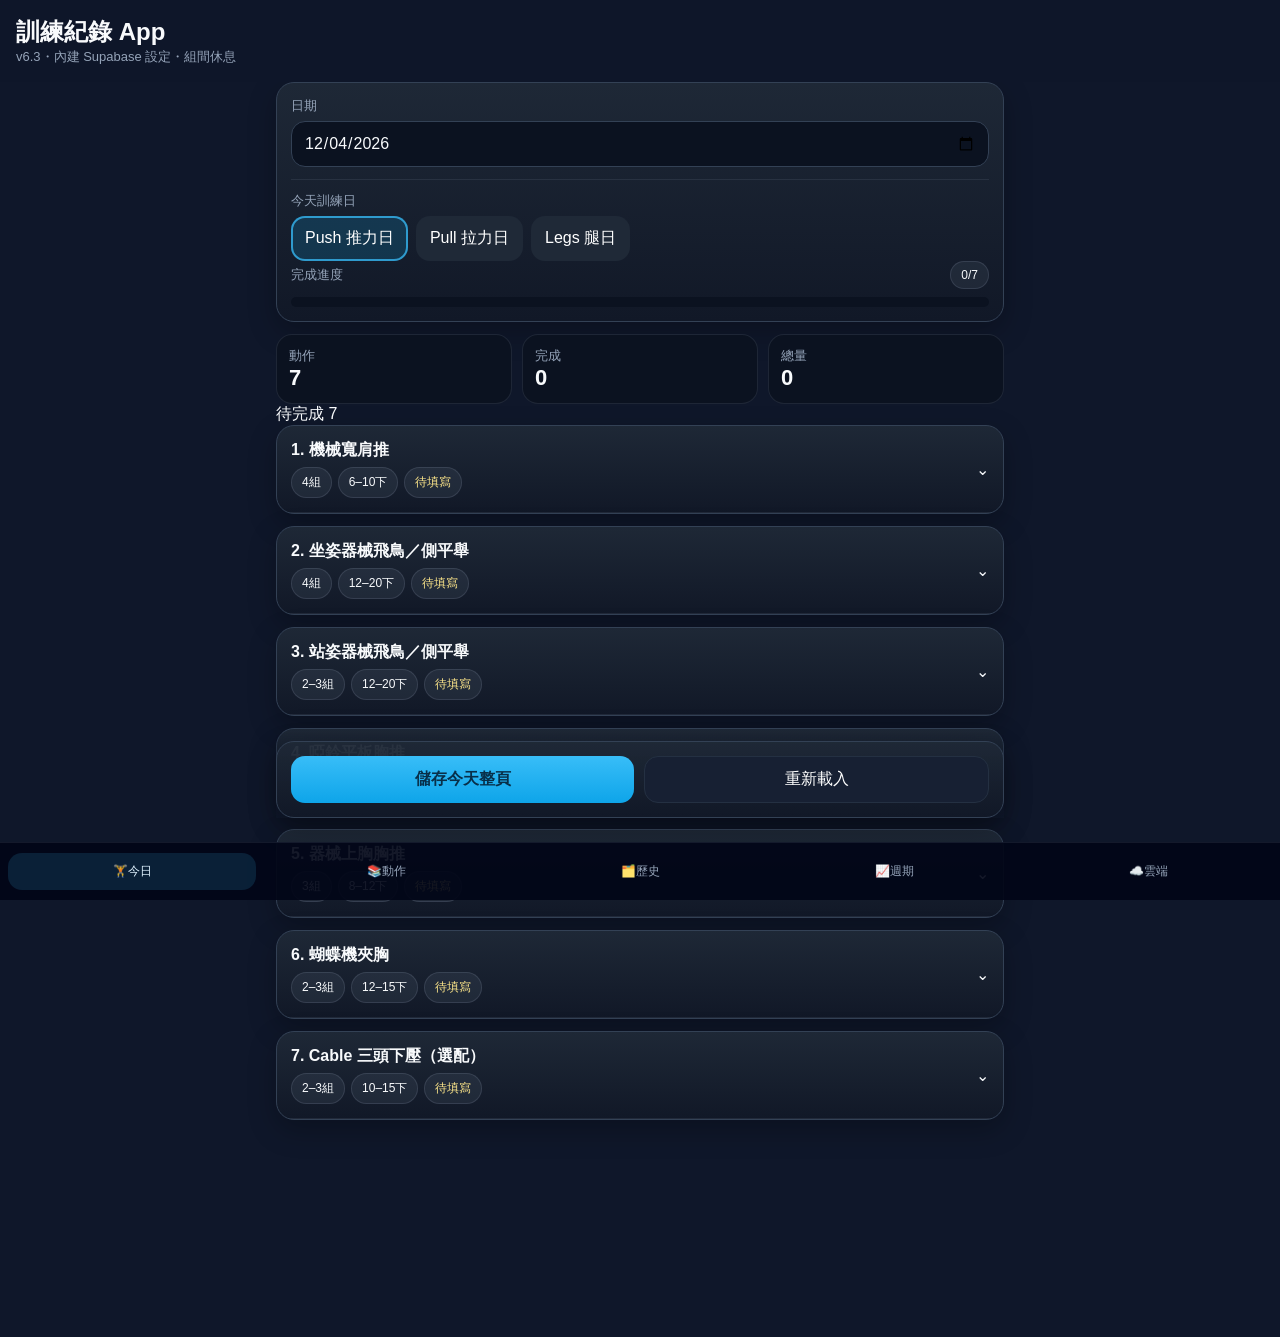
<file: index.html>
<!doctype html><html lang="zh-Hant"><head><meta charset="utf-8"><meta name="viewport" content="width=device-width,initial-scale=1,maximum-scale=1,viewport-fit=cover"><meta name="theme-color" content="#111827"><link rel="manifest" href="manifest.json"><link rel="apple-touch-icon" href="icon-192.png"><title>訓練紀錄 App v6.3</title><link rel="stylesheet" href="style.css"><style>#sbUrl,#sbAnon,.advanced-only{display:none!important}</style></head><body><div id="app"><header class="top"><h1>訓練紀錄 App</h1><div class="sub">v6.3・內建 Supabase 設定・組間休息</div></header><main class="content"><section id="today" class="section active"><div class="card"><label>日期</label><input id="date" type="date"><div class="divider"></div><label>今天訓練日</label><div id="days" class="chips"></div><div class="progress"><div class="row between"><span class="muted">完成進度</span><span id="pt" class="tag">0/0</span></div><div class="bar"><div id="pf" class="fill"></div></div></div></div><div class="summary"><div class="box"><span class="muted">動作</span><b id="se">0</b></div><div class="box"><span class="muted">完成</span><b id="sc">0</b></div><div class="box"><span class="muted">總量</span><b id="sv">0</b></div></div><div id="todayList"></div><div class="sticky"><div class="card"><div class="row"><button class="primary col" onclick="saveAll()">儲存今天整頁</button><button class="soft col" onclick="renderToday()">重新載入</button></div></div></div></section><section id="lib" class="section"><div class="card"><label>搜尋動作 / 肌群</label><input id="search" placeholder="例如：深蹲、闊背、胸推"><div id="libDays" class="chips mt"></div></div><div id="libList"></div></section><section id="hist" class="section"><div class="card"><div class="row wrap"><div class="col"><label>日期</label><input id="hdate" type="date"></div><div class="col"><label>訓練日</label><select id="hday"></select></div></div><div class="divider"></div><div class="row wrap"><button class="soft col" onclick="exportCSV()">匯出 CSV</button><button class="soft col" onclick="exportJSON()">匯出 JSON</button><label class="import col">匯入 JSON<input type="file" id="importFile" accept=".json,application/json" onchange="importJSON(event)"></label></div></div><div id="histList"></div></section><section id="cycle" class="section"><div class="card"><b>週期追蹤</b><div class="grid2"><input id="cw" inputmode="numeric" pattern="[0-9]*" placeholder="週次"><input id="cs" type="date"><input id="cwt" inputmode="decimal" placeholder="體重平均"><input id="cr" inputmode="numeric" pattern="[0-9]*" placeholder="恢復1-5"><input id="csh" placeholder="肩推"><input id="cch" placeholder="胸推"><input id="cdl" placeholder="硬舉/RDL"><input id="csq" placeholder="深蹲"></div><textarea id="cn" placeholder="備註"></textarea><div class="row mt"><button class="primary col" onclick="saveCycle()">新增 / 更新</button><button class="soft col" onclick="clearCycleForm()">清空</button></div></div><div id="cycleList"></div></section><section id="cloud" class="section"><div class="card"><b>Supabase 雲端同步</b><div class="inline mt">Supabase URL 與 anon key 已內建；日常只需要輸入 Email / Password。</div><div class="grid2"><input id="sbUrl" value="https://pfqrumoovipjxljkchku.supabase.co" placeholder="Supabase Project URL"><input id="sbAnon" value="eyJhbGciOiJIUzI1NiIsInR5cCI6IkpXVCJ9.eyJpc3MiOiJzdXBhYmFzZSIsInJlZiI6InBmcXJ1bW9vdmlwanhsamtjaGt1Iiwicm9sZSI6ImFub24iLCJpYXQiOjE3ODIxNzM0OTIsImV4cCI6MjA5Nzc0OTQ5Mn0.eotxnh0pSzZepiHv5A4xrJGrey-KzmjBA78bYlpjN-8" placeholder="Supabase anon public key"><input id="sbEmail" placeholder="Email"><input id="sbPass" type="password" placeholder="Password"></div><div class="row wrap mt"><button class="soft col advanced-only" onclick="saveCloudConfig()">儲存設定</button><button class="soft col" onclick="signUp()">註冊</button><button class="primary col" onclick="signIn()">登入</button><button class="danger col" onclick="signOut()">登出</button></div><div class="divider"></div><div class="row wrap"><button class="primary col" onclick="syncUp()">上傳本機到雲端</button><button class="soft col" onclick="pullDown()">從雲端載入並覆蓋本機</button></div><div id="cloudStatus" class="cloud-status">尚未登入。</div></div></section></main><nav class="nav"><button class="active" data-s="today">🏋️<span>今日</span></button><button data-s="lib">📚<span>動作</span></button><button data-s="hist">🗂️<span>歷史</span></button><button data-s="cycle">📈<span>週期</span></button><button data-s="cloud">☁️<span>雲端</span></button></nav></div><script id="data" type="application/json">{"plans": {"Push 推力日": [{"id": "push-1", "sort": 1, "day": "Push 推力日", "name": "機械寬肩推", "recommendedSets": "4", "recommendedReps": "6–10", "rest": "2–3 分鐘", "targetMuscles": "三角肌前束、三角肌中束、肱三頭、上胸少量", "tips": "肩膀優先主動作。肩胛穩定，不聳肩；推起時手肘路徑穩定。寬肩推與窄肩推擇一或輪替。", "alternatives": "機械窄肩推、啞鈴肩推", "defaultSets": 4}, {"id": "push-2", "sort": 2, "day": "Push 推力日", "name": "坐姿器械飛鳥／側平舉", "recommendedSets": "4", "recommendedReps": "12–20", "rest": "60–90 秒", "targetMuscles": "三角肌中束", "tips": "肩寬主力動作。重量不要過重；酸感應在肩外側，不是脖子。", "alternatives": "啞鈴側平舉、滑輪側平舉", "defaultSets": 4}, {"id": "push-3", "sort": 3, "day": "Push 推力日", "name": "站姿器械飛鳥／側平舉", "recommendedSets": "2–3", "recommendedReps": "12–20", "rest": "60–90 秒", "targetMuscles": "三角肌中束", "tips": "補充中束泵感與控制。避免借力、聳肩、甩動。", "alternatives": "單手滑輪側平舉、坐姿側平舉", "defaultSets": 3}, {"id": "push-4", "sort": 4, "day": "Push 推力日", "name": "啞鈴平板胸推", "recommendedSets": "3–4", "recommendedReps": "6–10", "rest": "2–3 分鐘", "targetMuscles": "中胸、胸大肌整體、前三角、肱三頭、肩胛穩定", "tips": "肩胛後收下壓；手肘約45–60度；下放有胸部拉伸，不讓肩膀往前跑。", "alternatives": "槓鈴臥推、機械中胸胸推", "defaultSets": 4}, {"id": "push-5", "sort": 5, "day": "Push 推力日", "name": "器械上胸胸推", "recommendedSets": "3", "recommendedReps": "8–12", "rest": "90–120 秒", "targetMuscles": "上胸、前三角、肱三頭", "tips": "角度不要太高，避免變肩推；推的方向略斜上。", "alternatives": "上斜啞鈴胸推、上斜槓鈴臥推", "defaultSets": 3}, {"id": "push-6", "sort": 6, "day": "Push 推力日", "name": "蝴蝶機夾胸", "recommendedSets": "2–3", "recommendedReps": "12–15", "rest": "60–90 秒", "targetMuscles": "胸大肌水平內收、中胸收縮感", "tips": "收尾動作。手肘微彎固定；感覺胸往中間夾，不是用手臂推。", "alternatives": "滑輪夾胸、站姿夾下胸", "defaultSets": 3}, {"id": "push-7", "sort": 7, "day": "Push 推力日", "name": "Cable 三頭下壓（選配）", "recommendedSets": "2–3", "recommendedReps": "10–15", "rest": "60–90 秒", "targetMuscles": "肱三頭肌", "tips": "若前面推類已讓三頭很疲勞可省略。手肘固定，避免肩膀代償。", "alternatives": "繩索三頭下壓、坐姿三頭下壓", "defaultSets": 3}], "Pull 拉力日": [{"id": "pull-1", "sort": 1, "day": "Pull 拉力日", "name": "傳統硬舉 或 羅馬尼亞硬舉", "recommendedSets": "3–4 / 3", "recommendedReps": "3–5 / 6–10", "rest": "2–3 分鐘", "targetMuscles": "臀大肌、腿後側、豎脊肌穩定、上背、握力", "tips": "傳統硬舉低次數高品質；RDL重點是髖鉸鏈與腿後側拉伸。豎脊肌可酸，但不能用下背硬拉。", "alternatives": "六角槓硬舉、臀推、背伸", "defaultSets": 4}, {"id": "pull-2", "sort": 2, "day": "Pull 拉力日", "name": "正握滑輪高位下拉", "recommendedSets": "4", "recommendedReps": "8–12", "rest": "90–120 秒", "targetMuscles": "闊背肌、大圓肌、下斜方肌、肱二頭輔助", "tips": "肩膀先下沉；手肘往下、往身體兩側拉；避免聳肩與二頭代償。", "alternatives": "中立握高位下拉、輔助引體", "defaultSets": 4}, {"id": "pull-3", "sort": 3, "day": "Pull 拉力日", "name": "坐姿正握水平拉（中握）", "recommendedSets": "3–4", "recommendedReps": "8–12", "rest": "90–120 秒", "targetMuscles": "中背、菱形肌、中斜方肌、闊背部分", "tips": "胸口穩定；手肘往後帶；肩胛後收但不要聳肩或後仰代償。", "alternatives": "胸靠划船、器械水平拉", "defaultSets": 4}, {"id": "pull-4", "sort": 4, "day": "Pull 拉力日", "name": "坐姿窄握／貼身水平拉", "recommendedSets": "3", "recommendedReps": "10–12", "rest": "90 秒", "targetMuscles": "闊背肌、大圓肌、側背", "tips": "手肘貼身，往褲子口袋後方拉；不要變成二頭彎舉。", "alternatives": "單臂啞鈴划船、低位滑輪划船", "defaultSets": 3}, {"id": "pull-5", "sort": 5, "day": "Pull 拉力日", "name": "蝴蝶機反向飛鳥", "recommendedSets": "3", "recommendedReps": "12–20", "rest": "60–90 秒", "targetMuscles": "後三角、上背、中斜方、菱形肌", "tips": "重量不必重；不要聳肩、不要甩；感覺在後肩與肩胛外側。", "alternatives": "面拉、俯身啞鈴反向飛鳥", "defaultSets": 3}, {"id": "pull-6", "sort": 6, "day": "Pull 拉力日", "name": "W槓二頭彎舉（寬握）", "recommendedSets": "3", "recommendedReps": "8–12", "rest": "60–90 秒", "targetMuscles": "肱二頭肌，偏短頭感受", "tips": "上臂穩定，避免身體晃動；手腕中立。", "alternatives": "機械二頭彎舉、啞鈴彎舉", "defaultSets": 3}, {"id": "pull-7", "sort": 7, "day": "Pull 拉力日", "name": "W槓二頭彎舉（窄握）", "recommendedSets": "2–3", "recommendedReps": "10–12", "rest": "60–90 秒", "targetMuscles": "肱二頭肌，偏長頭與前臂參與", "tips": "寬窄握總量控制在5–6組，不需各做過多。", "alternatives": "槌式彎舉、繩索彎舉", "defaultSets": 3}], "Legs 腿日": [{"id": "legs-1", "sort": 1, "day": "Legs 腿日", "name": "槓鈴深蹲", "recommendedSets": "4", "recommendedReps": "5–8", "rest": "2–3 分鐘", "targetMuscles": "股四頭、臀大肌、內收肌、核心、豎脊肌穩定", "tips": "腳掌穩定；膝蓋跟腳尖方向一致；核心撐住；不要為了重量犧牲深度與穩定。", "alternatives": "史密斯深蹲、高腳杯深蹲、腿推", "defaultSets": 4}, {"id": "legs-2", "sort": 2, "day": "Legs 腿日", "name": "臀推 或 保加利亞分腿蹲", "recommendedSets": "3", "recommendedReps": "8–12", "rest": "90–120 秒", "targetMuscles": "臀大肌；保加利亞另含股四頭、臀中肌穩定", "tips": "臀推頂端夾臀但不拱腰；保加利亞注意膝蓋軌跡與骨盆穩定。", "alternatives": "啞鈴弓箭步、45度背伸臀主導", "defaultSets": 3}, {"id": "legs-3", "sort": 3, "day": "Legs 腿日", "name": "坐姿前踢", "recommendedSets": "3", "recommendedReps": "10–15", "rest": "60–90 秒", "targetMuscles": "股四頭肌", "tips": "頂端可停一下；不要甩；膝蓋不適時降低重量。", "alternatives": "腿推、哈克深蹲", "defaultSets": 3}, {"id": "legs-4", "sort": 4, "day": "Legs 腿日", "name": "坐姿下勾", "recommendedSets": "3", "recommendedReps": "10–15", "rest": "60–90 秒", "targetMuscles": "腿後肌群，膝屈曲", "tips": "控制離心；感覺大腿後側收縮，不要用身體晃動。", "alternatives": "臥姿腿後勾、滑輪腿後勾", "defaultSets": 3}, {"id": "legs-5", "sort": 5, "day": "Legs 腿日", "name": "站姿小腿", "recommendedSets": "4", "recommendedReps": "10–20", "rest": "60–90 秒", "targetMuscles": "腓腸肌、小腿整體", "tips": "底部拉伸、頂端停一下；不要彈震。", "alternatives": "坐姿小腿、腿推機提踵", "defaultSets": 4}, {"id": "legs-6", "sort": 6, "day": "Legs 腿日", "name": "坐姿外張", "recommendedSets": "2–3", "recommendedReps": "12–20", "rest": "60–90 秒", "targetMuscles": "臀中肌、臀小肌、髖穩定", "tips": "控制外展，避免身體晃動；可幫助深蹲膝蓋控制。", "alternatives": "彈力帶側走、蚌式開合", "defaultSets": 3}, {"id": "legs-7", "sort": 7, "day": "Legs 腿日", "name": "坐姿內夾", "recommendedSets": "2–3", "recommendedReps": "12–20", "rest": "60–90 秒", "targetMuscles": "內收肌群、大腿內側", "tips": "動作控制，不需過重；補足深蹲底部穩定。", "alternatives": "側弓箭步、相撲深蹲", "defaultSets": 3}, {"id": "legs-8", "sort": 8, "day": "Legs 腿日", "name": "坐姿捲腹 或 Pallof Press", "recommendedSets": "3–5 / 3", "recommendedReps": "10–15 / 每側10–12", "rest": "45–90 秒", "targetMuscles": "腹直肌／抗旋轉核心、軀幹穩定", "tips": "不要只練捲腹；可與Pallof Press、死蟲、側棒式輪替。", "alternatives": "死蟲、棒式、側棒式", "defaultSets": 5}]}, "dayOrder": ["Push 推力日", "Pull 拉力日", "Legs 腿日"], "painOptions": ["無", "輕微", "明顯", "刺痛/麻/放射痛"]}</script><script src="config.js"></script><script src="app.js"></script></body></html>
</file>
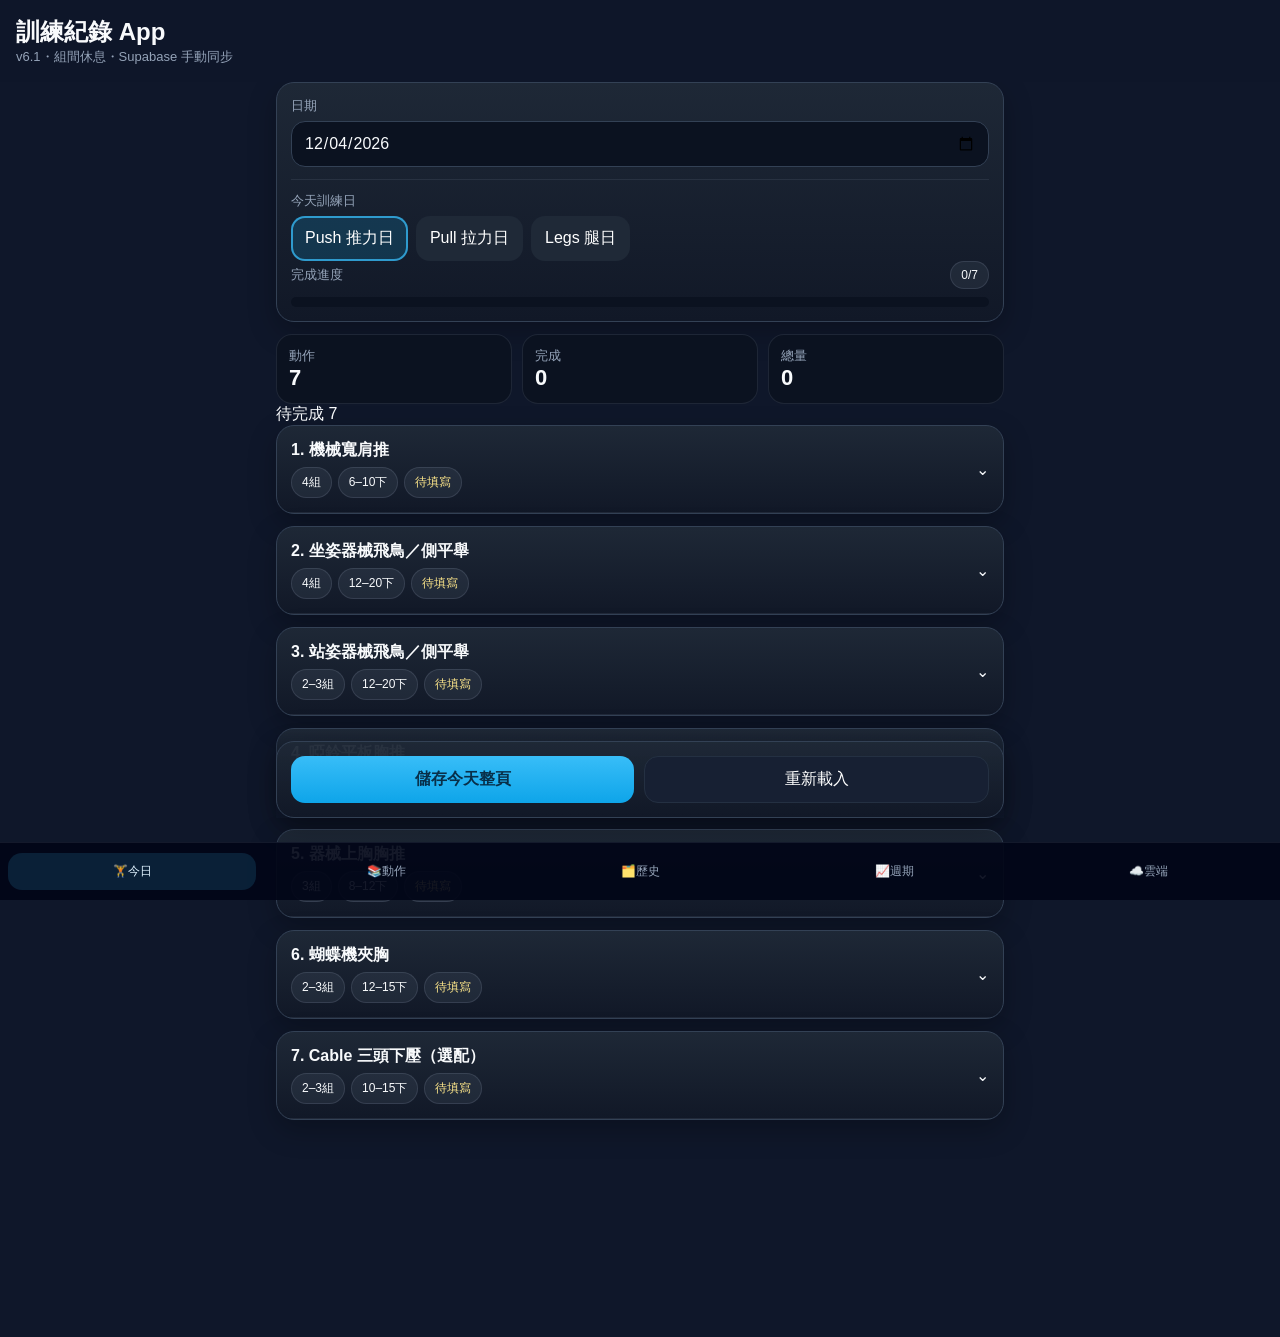
<file: index_v6_1_rest_standalone.html>
<!doctype html><html lang="zh-Hant"><head><meta charset="utf-8"><meta name="viewport" content="width=device-width,initial-scale=1,maximum-scale=1,viewport-fit=cover"><meta name="theme-color" content="#111827"><link rel="manifest" href="manifest.json"><link rel="apple-touch-icon" href="icon-192.png"><title>訓練紀錄 App v6.1</title><style>

*{box-sizing:border-box}:root{--bg:#0f172a;--card:#111827;--card2:#1f2937;--line:#334155;--text:#f8fafc;--muted:#94a3b8;--p:#38bdf8;--p2:#0ea5e9;--nav:82px}body{margin:0;background:var(--bg);color:var(--text);font-family:-apple-system,BlinkMacSystemFont,"Segoe UI","Noto Sans TC","Microsoft JhengHei",sans-serif;padding-bottom:calc(var(--nav) + env(safe-area-inset-bottom))}.top{position:sticky;top:0;z-index:3;padding:16px;background:rgba(15,23,42,.95);backdrop-filter:blur(10px)}h1{font-size:24px;margin:0}.sub,.muted,.inline{color:var(--muted);font-size:13px}.content{max-width:760px;margin:auto;padding:0 16px 24px}.section{display:none}.section.active{display:block}.card{background:linear-gradient(180deg,rgba(31,41,55,.94),rgba(17,24,39,.98));border:1px solid var(--line);border-radius:18px;padding:14px;margin:0 0 12px;overflow:hidden;box-shadow:0 10px 28px rgba(0,0,0,.25)}.row{display:flex;gap:10px}.wrap{flex-wrap:wrap}.between{justify-content:space-between;align-items:center}.col{flex:1 1 0;min-width:0}button,input,select,textarea{font:inherit}button{border:0;border-radius:14px;padding:12px 14px;color:white;background:var(--card2)}.primary{background:linear-gradient(180deg,var(--p),var(--p2));color:#082f49;font-weight:800}.soft{background:#172033;border:1px solid #243042}.danger{background:rgba(239,68,68,.14);border:1px solid rgba(239,68,68,.35);color:#fecaca}label{display:block;color:var(--muted);font-size:13px;margin-bottom:6px}input,select,textarea{width:100%;background:#0b1220;color:var(--text);border:1px solid var(--line);border-radius:14px;padding:12px;appearance:none;-webkit-appearance:none}.chips{display:flex;gap:8px;flex-wrap:wrap}.day.active{box-shadow:inset 0 0 0 2px rgba(56,189,248,.75);background:rgba(14,165,233,.18)}.tag{border-radius:999px;padding:6px 10px;font-size:12px;background:rgba(148,163,184,.1);border:1px solid rgba(148,163,184,.18)}.ok{color:#bbf7d0}.warn{color:#fde68a}.divider{height:1px;background:rgba(148,163,184,.12);margin:12px 0}.bar{height:10px;background:#0b1220;border-radius:999px;overflow:hidden;margin-top:8px}.fill{height:100%;width:0;background:linear-gradient(90deg,#22c55e,#38bdf8)}.summary{display:grid;grid-template-columns:repeat(3,1fr);gap:10px}.box{background:#0b1220;border:1px solid rgba(148,163,184,.14);border-radius:16px;padding:12px;display:flex;flex-direction:column}.box b{font-size:22px}.ex{padding:0}.head{padding:14px;border-bottom:1px solid rgba(148,163,184,.12)}.name{font-weight:800}.meta{display:flex;flex-wrap:wrap;gap:6px;margin-top:6px}.body{display:none;padding:14px}.ex.open .body{display:block}.setgrid{display:grid;grid-template-columns:40px 1fr 1fr 1fr 1fr;gap:8px;align-items:center;margin-bottom:8px}.set{text-align:center;color:var(--muted);font-weight:700}.info{border-top:1px dashed rgba(148,163,184,.18);padding-top:12px;margin-top:12px}.it{font-size:12px;color:var(--muted);margin-bottom:6px}.last,.compare{border-radius:12px;padding:10px;margin:10px 0}.last{background:rgba(34,197,94,.06);border:1px dashed rgba(34,197,94,.28)}.compare{background:rgba(56,189,248,.06);border:1px dashed rgba(56,189,248,.28)}.cmpgrid{display:grid;grid-template-columns:repeat(3,1fr);gap:6px}.cmpitem{background:#0b1220;border:1px solid rgba(148,163,184,.14);border-radius:12px;padding:8px}.up{color:#bbf7d0}.down{color:#fecaca}.flat{color:var(--muted)}.rating,.pain{display:grid;gap:6px}.rating{grid-template-columns:repeat(5,1fr)}.pain{grid-template-columns:repeat(2,1fr)}.rbtn.active,.pbtn.active{background:rgba(56,189,248,.22);border:1px solid rgba(56,189,248,.75)}.nav{position:fixed;left:0;right:0;bottom:0;z-index:9;display:grid;grid-template-columns:repeat(5,1fr);gap:6px;padding:10px 8px calc(10px + env(safe-area-inset-bottom));background:rgba(2,6,23,.92);border-top:1px solid rgba(148,163,184,.12)}.nav button{background:transparent;color:var(--muted);font-size:12px;padding:10px 4px}.nav button.active{background:rgba(56,189,248,.14);color:#e0f2fe}.sticky{position:sticky;bottom:calc(var(--nav) + env(safe-area-inset-bottom));background:linear-gradient(180deg,rgba(15,23,42,0),rgba(15,23,42,.95));padding-top:10px}.mt{margin-top:10px}.empty{text-align:center;color:var(--muted);padding:20px}.grid2{display:grid;grid-template-columns:1fr 1fr;gap:8px;margin:10px 0}.import input{display:none}.set-actions{display:grid;grid-template-columns:1fr 1fr;gap:8px;margin:10px 0}.set-count,.keypad-note{font-size:12px;color:var(--muted);text-align:center;margin:8px 0}.cloud-status{font-size:13px;color:#dbeafe;background:rgba(56,189,248,.08);border:1px solid rgba(56,189,248,.22);border-radius:12px;padding:10px;margin-top:10px}@media(max-width:600px){.summary,.cmpgrid,.grid2,.set-actions{grid-template-columns:1fr}.setgrid{grid-template-columns:34px 1fr 1fr;}.setgrid .rest-label{grid-column:1/2}.setgrid input[data-f="restSec"]{grid-column:2/4}.pain{grid-template-columns:1fr}}

</style></head><body><div id="app"><header class="top"><h1>訓練紀錄 App</h1><div class="sub">v6.1・組間休息・Supabase 手動同步</div></header><main class="content"><section id="today" class="section active"><div class="card"><label>日期</label><input id="date" type="date"><div class="divider"></div><label>今天訓練日</label><div id="days" class="chips"></div><div class="progress"><div class="row between"><span class="muted">完成進度</span><span id="pt" class="tag">0/0</span></div><div class="bar"><div id="pf" class="fill"></div></div></div></div><div class="summary"><div class="box"><span class="muted">動作</span><b id="se">0</b></div><div class="box"><span class="muted">完成</span><b id="sc">0</b></div><div class="box"><span class="muted">總量</span><b id="sv">0</b></div></div><div id="todayList"></div><div class="sticky"><div class="card"><div class="row"><button class="primary col" onclick="saveAll()">儲存今天整頁</button><button class="soft col" onclick="renderToday()">重新載入</button></div></div></div></section><section id="lib" class="section"><div class="card"><label>搜尋動作 / 肌群</label><input id="search" placeholder="例如：深蹲、闊背、胸推"><div id="libDays" class="chips mt"></div></div><div id="libList"></div></section><section id="hist" class="section"><div class="card"><div class="row wrap"><div class="col"><label>日期</label><input id="hdate" type="date"></div><div class="col"><label>訓練日</label><select id="hday"></select></div></div><div class="divider"></div><div class="row wrap"><button class="soft col" onclick="exportCSV()">匯出 CSV</button><button class="soft col" onclick="exportJSON()">匯出 JSON</button><label class="import col">匯入 JSON<input type="file" id="importFile" accept=".json,application/json" onchange="importJSON(event)"></label></div></div><div id="histList"></div></section><section id="cycle" class="section"><div class="card"><b>週期追蹤</b><div class="grid2"><input id="cw" inputmode="numeric" pattern="[0-9]*" placeholder="週次"><input id="cs" type="date"><input id="cwt" inputmode="decimal" placeholder="體重平均"><input id="cr" inputmode="numeric" pattern="[0-9]*" placeholder="恢復1-5"><input id="csh" placeholder="肩推"><input id="cch" placeholder="胸推"><input id="cdl" placeholder="硬舉/RDL"><input id="csq" placeholder="深蹲"></div><textarea id="cn" placeholder="備註"></textarea><div class="row mt"><button class="primary col" onclick="saveCycle()">新增 / 更新</button><button class="soft col" onclick="clearCycleForm()">清空</button></div></div><div id="cycleList"></div></section><section id="cloud" class="section"><div class="card"><b>Supabase 雲端同步</b><div class="inline mt">此版不需重建 SQL。組間休息會存入 workout_records.sets JSONB 的 restSec 欄位。</div><div class="grid2"><input id="sbUrl" placeholder="Supabase Project URL"><input id="sbAnon" placeholder="Supabase anon public key"><input id="sbEmail" placeholder="Email"><input id="sbPass" type="password" placeholder="Password"></div><div class="row wrap mt"><button class="soft col" onclick="saveCloudConfig()">儲存設定</button><button class="soft col" onclick="signUp()">註冊</button><button class="primary col" onclick="signIn()">登入</button><button class="danger col" onclick="signOut()">登出</button></div><div class="divider"></div><div class="row wrap"><button class="primary col" onclick="syncUp()">上傳本機到雲端</button><button class="soft col" onclick="pullDown()">從雲端載入並覆蓋本機</button></div><div id="cloudStatus" class="cloud-status">尚未登入。</div></div></section></main><nav class="nav"><button class="active" data-s="today">🏋️<span>今日</span></button><button data-s="lib">📚<span>動作</span></button><button data-s="hist">🗂️<span>歷史</span></button><button data-s="cycle">📈<span>週期</span></button><button data-s="cloud">☁️<span>雲端</span></button></nav></div><script id="data" type="application/json">{"plans": {"Push 推力日": [{"id": "push-1", "sort": 1, "day": "Push 推力日", "name": "機械寬肩推", "recommendedSets": "4", "recommendedReps": "6–10", "rest": "2–3 分鐘", "targetMuscles": "三角肌前束、三角肌中束、肱三頭、上胸少量", "tips": "肩膀優先主動作。肩胛穩定，不聳肩；推起時手肘路徑穩定。寬肩推與窄肩推擇一或輪替。", "alternatives": "機械窄肩推、啞鈴肩推", "defaultSets": 4}, {"id": "push-2", "sort": 2, "day": "Push 推力日", "name": "坐姿器械飛鳥／側平舉", "recommendedSets": "4", "recommendedReps": "12–20", "rest": "60–90 秒", "targetMuscles": "三角肌中束", "tips": "肩寬主力動作。重量不要過重；酸感應在肩外側，不是脖子。", "alternatives": "啞鈴側平舉、滑輪側平舉", "defaultSets": 4}, {"id": "push-3", "sort": 3, "day": "Push 推力日", "name": "站姿器械飛鳥／側平舉", "recommendedSets": "2–3", "recommendedReps": "12–20", "rest": "60–90 秒", "targetMuscles": "三角肌中束", "tips": "補充中束泵感與控制。避免借力、聳肩、甩動。", "alternatives": "單手滑輪側平舉、坐姿側平舉", "defaultSets": 3}, {"id": "push-4", "sort": 4, "day": "Push 推力日", "name": "啞鈴平板胸推", "recommendedSets": "3–4", "recommendedReps": "6–10", "rest": "2–3 分鐘", "targetMuscles": "中胸、胸大肌整體、前三角、肱三頭、肩胛穩定", "tips": "肩胛後收下壓；手肘約45–60度；下放有胸部拉伸，不讓肩膀往前跑。", "alternatives": "槓鈴臥推、機械中胸胸推", "defaultSets": 4}, {"id": "push-5", "sort": 5, "day": "Push 推力日", "name": "器械上胸胸推", "recommendedSets": "3", "recommendedReps": "8–12", "rest": "90–120 秒", "targetMuscles": "上胸、前三角、肱三頭", "tips": "角度不要太高，避免變肩推；推的方向略斜上。", "alternatives": "上斜啞鈴胸推、上斜槓鈴臥推", "defaultSets": 3}, {"id": "push-6", "sort": 6, "day": "Push 推力日", "name": "蝴蝶機夾胸", "recommendedSets": "2–3", "recommendedReps": "12–15", "rest": "60–90 秒", "targetMuscles": "胸大肌水平內收、中胸收縮感", "tips": "收尾動作。手肘微彎固定；感覺胸往中間夾，不是用手臂推。", "alternatives": "滑輪夾胸、站姿夾下胸", "defaultSets": 3}, {"id": "push-7", "sort": 7, "day": "Push 推力日", "name": "Cable 三頭下壓（選配）", "recommendedSets": "2–3", "recommendedReps": "10–15", "rest": "60–90 秒", "targetMuscles": "肱三頭肌", "tips": "若前面推類已讓三頭很疲勞可省略。手肘固定，避免肩膀代償。", "alternatives": "繩索三頭下壓、坐姿三頭下壓", "defaultSets": 3}], "Pull 拉力日": [{"id": "pull-1", "sort": 1, "day": "Pull 拉力日", "name": "傳統硬舉 或 羅馬尼亞硬舉", "recommendedSets": "3–4 / 3", "recommendedReps": "3–5 / 6–10", "rest": "2–3 分鐘", "targetMuscles": "臀大肌、腿後側、豎脊肌穩定、上背、握力", "tips": "傳統硬舉低次數高品質；RDL重點是髖鉸鏈與腿後側拉伸。豎脊肌可酸，但不能用下背硬拉。", "alternatives": "六角槓硬舉、臀推、背伸", "defaultSets": 4}, {"id": "pull-2", "sort": 2, "day": "Pull 拉力日", "name": "正握滑輪高位下拉", "recommendedSets": "4", "recommendedReps": "8–12", "rest": "90–120 秒", "targetMuscles": "闊背肌、大圓肌、下斜方肌、肱二頭輔助", "tips": "肩膀先下沉；手肘往下、往身體兩側拉；避免聳肩與二頭代償。", "alternatives": "中立握高位下拉、輔助引體", "defaultSets": 4}, {"id": "pull-3", "sort": 3, "day": "Pull 拉力日", "name": "坐姿正握水平拉（中握）", "recommendedSets": "3–4", "recommendedReps": "8–12", "rest": "90–120 秒", "targetMuscles": "中背、菱形肌、中斜方肌、闊背部分", "tips": "胸口穩定；手肘往後帶；肩胛後收但不要聳肩或後仰代償。", "alternatives": "胸靠划船、器械水平拉", "defaultSets": 4}, {"id": "pull-4", "sort": 4, "day": "Pull 拉力日", "name": "坐姿窄握／貼身水平拉", "recommendedSets": "3", "recommendedReps": "10–12", "rest": "90 秒", "targetMuscles": "闊背肌、大圓肌、側背", "tips": "手肘貼身，往褲子口袋後方拉；不要變成二頭彎舉。", "alternatives": "單臂啞鈴划船、低位滑輪划船", "defaultSets": 3}, {"id": "pull-5", "sort": 5, "day": "Pull 拉力日", "name": "蝴蝶機反向飛鳥", "recommendedSets": "3", "recommendedReps": "12–20", "rest": "60–90 秒", "targetMuscles": "後三角、上背、中斜方、菱形肌", "tips": "重量不必重；不要聳肩、不要甩；感覺在後肩與肩胛外側。", "alternatives": "面拉、俯身啞鈴反向飛鳥", "defaultSets": 3}, {"id": "pull-6", "sort": 6, "day": "Pull 拉力日", "name": "W槓二頭彎舉（寬握）", "recommendedSets": "3", "recommendedReps": "8–12", "rest": "60–90 秒", "targetMuscles": "肱二頭肌，偏短頭感受", "tips": "上臂穩定，避免身體晃動；手腕中立。", "alternatives": "機械二頭彎舉、啞鈴彎舉", "defaultSets": 3}, {"id": "pull-7", "sort": 7, "day": "Pull 拉力日", "name": "W槓二頭彎舉（窄握）", "recommendedSets": "2–3", "recommendedReps": "10–12", "rest": "60–90 秒", "targetMuscles": "肱二頭肌，偏長頭與前臂參與", "tips": "寬窄握總量控制在5–6組，不需各做過多。", "alternatives": "槌式彎舉、繩索彎舉", "defaultSets": 3}], "Legs 腿日": [{"id": "legs-1", "sort": 1, "day": "Legs 腿日", "name": "槓鈴深蹲", "recommendedSets": "4", "recommendedReps": "5–8", "rest": "2–3 分鐘", "targetMuscles": "股四頭、臀大肌、內收肌、核心、豎脊肌穩定", "tips": "腳掌穩定；膝蓋跟腳尖方向一致；核心撐住；不要為了重量犧牲深度與穩定。", "alternatives": "史密斯深蹲、高腳杯深蹲、腿推", "defaultSets": 4}, {"id": "legs-2", "sort": 2, "day": "Legs 腿日", "name": "臀推 或 保加利亞分腿蹲", "recommendedSets": "3", "recommendedReps": "8–12", "rest": "90–120 秒", "targetMuscles": "臀大肌；保加利亞另含股四頭、臀中肌穩定", "tips": "臀推頂端夾臀但不拱腰；保加利亞注意膝蓋軌跡與骨盆穩定。", "alternatives": "啞鈴弓箭步、45度背伸臀主導", "defaultSets": 3}, {"id": "legs-3", "sort": 3, "day": "Legs 腿日", "name": "坐姿前踢", "recommendedSets": "3", "recommendedReps": "10–15", "rest": "60–90 秒", "targetMuscles": "股四頭肌", "tips": "頂端可停一下；不要甩；膝蓋不適時降低重量。", "alternatives": "腿推、哈克深蹲", "defaultSets": 3}, {"id": "legs-4", "sort": 4, "day": "Legs 腿日", "name": "坐姿下勾", "recommendedSets": "3", "recommendedReps": "10–15", "rest": "60–90 秒", "targetMuscles": "腿後肌群，膝屈曲", "tips": "控制離心；感覺大腿後側收縮，不要用身體晃動。", "alternatives": "臥姿腿後勾、滑輪腿後勾", "defaultSets": 3}, {"id": "legs-5", "sort": 5, "day": "Legs 腿日", "name": "站姿小腿", "recommendedSets": "4", "recommendedReps": "10–20", "rest": "60–90 秒", "targetMuscles": "腓腸肌、小腿整體", "tips": "底部拉伸、頂端停一下；不要彈震。", "alternatives": "坐姿小腿、腿推機提踵", "defaultSets": 4}, {"id": "legs-6", "sort": 6, "day": "Legs 腿日", "name": "坐姿外張", "recommendedSets": "2–3", "recommendedReps": "12–20", "rest": "60–90 秒", "targetMuscles": "臀中肌、臀小肌、髖穩定", "tips": "控制外展，避免身體晃動；可幫助深蹲膝蓋控制。", "alternatives": "彈力帶側走、蚌式開合", "defaultSets": 3}, {"id": "legs-7", "sort": 7, "day": "Legs 腿日", "name": "坐姿內夾", "recommendedSets": "2–3", "recommendedReps": "12–20", "rest": "60–90 秒", "targetMuscles": "內收肌群、大腿內側", "tips": "動作控制，不需過重；補足深蹲底部穩定。", "alternatives": "側弓箭步、相撲深蹲", "defaultSets": 3}, {"id": "legs-8", "sort": 8, "day": "Legs 腿日", "name": "坐姿捲腹 或 Pallof Press", "recommendedSets": "3–5 / 3", "recommendedReps": "10–15 / 每側10–12", "rest": "45–90 秒", "targetMuscles": "腹直肌／抗旋轉核心、軀幹穩定", "tips": "不要只練捲腹；可與Pallof Press、死蟲、側棒式輪替。", "alternatives": "死蟲、棒式、側棒式", "defaultSets": 5}]}, "dayOrder": ["Push 推力日", "Pull 拉力日", "Legs 腿日"], "painOptions": ["無", "輕微", "明顯", "刺痛/麻/放射痛"]}</script><script>
const APP_DATA=JSON.parse(document.getElementById('data').textContent);
const K={records:'trainingApp.todayRecords.v2',cycles:'trainingApp.cycleEntries.v2',ui:'trainingApp.uiState.v2',cloud:'trainingApp.cloudConfig.v1',session:'trainingApp.supabaseSession.v1'};let state={day:APP_DATA.dayOrder[0],lib:'全部',sec:'today'};let openSet=new Set();
const $=id=>document.getElementById(id),S=(k,f)=>{try{return JSON.parse(localStorage.getItem(k))??f}catch{return f}},W=(k,v)=>localStorage.setItem(k,JSON.stringify(v)),esc=s=>(s??'').toString().replaceAll('&','&amp;').replaceAll('<','&lt;').replaceAll('>','&gt;').replaceAll('"','&quot;').replaceAll("'",'&#39;'),num=v=>(v===''||v==null||!isFinite(Number(v)))?0:Number(v),today=()=>{let d=new Date(),z=d.getTimezoneOffset()*60000;return new Date(d-z).toISOString().slice(0,10)};
function recs(){return S(K.records,{})}function setRecs(v){W(K.records,v)}function cycles(){return S(K.cycles,[])}function setCycles(v){W(K.cycles,v)}function key(d,day,id){return `${d}__${day}__${id}`}function normSets(s){return Array.isArray(s)?s:[]}function vol(s){return normSets(s).reduce((a,x)=>a+num(x.weight)*num(x.reps),0)}function reps(s){return normSets(s).reduce((a,x)=>a+num(x.reps),0)}function maxW(s){return Math.max(0,...normSets(s).map(x=>num(x.weight)))}function avgRest(s){let a=normSets(s).map(x=>num(x.restSec)).filter(x=>x>0);return a.length?Math.round(a.reduce((p,c)=>p+c,0)/a.length):0}function done(r){return normSets(r.sets).some(s=>num(s.weight)||num(s.reps)||String(s.rir||'')!==''||num(s.restSec))||r.note||r.targetFeeling||r.compensation||(r.pain&&r.pain!=='無')}function curEx(){return APP_DATA.plans[state.day]||[]}function defaultSets(ex){return Array.from({length:ex.defaultSets||3},()=>({weight:'',reps:'',rir:'',restSec:''}))}function normalizeRec(r,ex){r.sets=normSets(r.sets).map(s=>({weight:s.weight||'',reps:s.reps||'',rir:s.rir||'',restSec:s.restSec||''}));if(!r.sets.length)r.sets=defaultSets(ex);return r}function blank(ex,d=$('date').value){return{date:d,day:state.day,exerciseId:ex.id,exerciseName:ex.name,sets:defaultSets(ex),targetFeeling:'',compensation:'',pain:'無',note:'',volume:0,updatedAt:null}}function getRec(ex,d=$('date').value){return normalizeRec(recs()[key(d,state.day,ex.id)]||blank(ex,d),ex)}function toast(m){let d=document.createElement('div');d.textContent=m;Object.assign(d.style,{position:'fixed',left:'50%',transform:'translateX(-50%)',bottom:'110px',zIndex:99,background:'#020617',color:'#fff',padding:'10px 14px',borderRadius:'14px'});document.body.appendChild(d);setTimeout(()=>d.remove(),1600)}
function cleanNumeric(el){let f=el.dataset.f;if(f==='w')el.value=el.value.replace(/[^0-9.]/g,'').replace(/(\..*)\./g,'$1');else if(['r','rir','restSec'].includes(f))el.value=el.value.replace(/[^0-9]/g,'')}function lastRec(id,curDate){return Object.values(recs()).filter(r=>r.exerciseId===id&&r.date!==curDate&&done(r)).sort((a,b)=>(b.date+'|'+(b.updatedAt||'')).localeCompare(a.date+'|'+(a.updatedAt||'')))[0]||null}function diff(v,u){let c=v>0?'up':v<0?'down':'flat',s=v>0?'+':'';return `<span class="${c}">${s}${Math.round(v*10)/10}${u}</span>`}function cmpBox(id){return `<div class="compare" data-cmp="${id}"><div class="it">本次 vs 上次</div><div class="muted">請輸入本次組數後自動比較</div></div>`}function readSetsFromCard(id){let c=document.querySelector(`[data-id="${id}"]`);return Array.from(c.querySelectorAll('[data-i]')).map(row=>({weight:row.querySelector('[data-f="w"]')?.value||'',reps:row.querySelector('[data-f="r"]')?.value||'',rir:row.querySelector('[data-f="rir"]')?.value||'',restSec:row.querySelector('[data-f="restSec"]')?.value||''}))}function updateCmp(id){let b=document.querySelector(`[data-cmp="${id}"]`);if(!b)return;let sets=readSetsFromCard(id),last=lastRec(id,$('date').value),has=sets.some(s=>num(s.weight)||num(s.reps));if(!last){b.innerHTML='<div class="it">本次 vs 上次</div><div class="muted">尚無上次紀錄</div>';return}if(!has){b.innerHTML='<div class="it">本次 vs 上次</div><div class="muted">請輸入本次組數後自動比較</div>';return}let lv=last.volume||vol(last.sets);b.innerHTML=`<div class="it">本次 vs 上次（${esc(last.date)}）</div><div class="cmpgrid"><div class="cmpitem"><div class="muted">總量</div>${diff(vol(sets)-lv,' kg')}</div><div class="cmpitem"><div class="muted">最高重量</div>${diff(maxW(sets)-maxW(last.sets),' kg')}</div><div class="cmpitem"><div class="muted">總次數</div>${diff(reps(sets)-reps(last.sets),' 次')}</div></div>`}function applyLast(id){let l=lastRec(id,$('date').value);if(!l){toast('沒有上次紀錄');return}let ex=curEx().find(e=>e.id===id),r=collect(ex);r.sets=normSets(l.sets).map(s=>({weight:s.weight||'',reps:s.reps||'',rir:s.rir||'',restSec:s.restSec||''}));renderOneCard(id,r);toast('已套用上次數據')}
function rateBtns(n,v){return `<div class="rating" data-rate="${n}" data-v="${esc(v||'')}">${[1,2,3,4,5].map(x=>`<button type="button" class="rbtn ${String(v)===String(x)?'active':''}" onclick="rate(this,'${x}')">${x}</button>`).join('')}</div>`}function painBtns(v){return `<div class="pain" data-pain data-v="${esc(v||'無')}">${APP_DATA.painOptions.map(x=>`<button type="button" class="pbtn ${x===(v||'無')?'active':''}" onclick="pain(this,'${esc(x)}')">${esc(x)}</button>`).join('')}</div>`}function rate(b,v){let g=b.parentElement;g.dataset.v=v;g.querySelectorAll('button').forEach(x=>x.classList.toggle('active',x===b))}function pain(b,v){let g=b.parentElement;g.dataset.v=v;g.querySelectorAll('button').forEach(x=>x.classList.toggle('active',x===b))}
function collect(ex){let c=document.querySelector(`[data-id="${ex.id}"]`),sets=readSetsFromCard(ex.id);return{date:$('date').value,day:state.day,exerciseId:ex.id,exerciseName:ex.name,sets,targetFeeling:c.querySelector('[data-rate="tf"]')?.dataset.v||'',compensation:c.querySelector('[data-rate="cp"]')?.dataset.v||'',pain:c.querySelector('[data-pain]')?.dataset.v||'無',note:c.querySelector('[data-note]')?.value||'',volume:vol(sets),updatedAt:new Date().toISOString()}}
function numInputAttrs(k){return k==='w'?'type="text" inputmode="decimal" pattern="[0-9]*[.]?[0-9]*" enterkeyhint="next" autocomplete="off" autocorrect="off"':'type="text" inputmode="numeric" pattern="[0-9]*" enterkeyhint="next" autocomplete="off" autocorrect="off"'}function setRowsHtml(sets,id){return normSets(sets).map((s,i)=>`<div class="setgrid" data-i="${i}"><div class="set">${i+1}</div><input ${numInputAttrs('w')} data-f="w" value="${esc(s.weight)}" placeholder="kg"><input ${numInputAttrs('r')} data-f="r" value="${esc(s.reps)}" placeholder="次"><input ${numInputAttrs('rir')} data-f="rir" value="${esc(s.rir)}" placeholder="RIR"><input ${numInputAttrs('restSec')} data-f="restSec" value="${esc(s.restSec||'')}" placeholder="休息秒"></div><button class="soft col" type="button" onclick="copyPrev('${id}',${i})">複製上一組</button>`).join('')}function addSet(id){let ex=curEx().find(e=>e.id===id),r=collect(ex);r.sets.push({weight:'',reps:'',rir:'',restSec:''});renderOneCard(id,r)}function removeSet(id){let ex=curEx().find(e=>e.id===id),r=collect(ex);if(r.sets.length<=1){toast('至少保留 1 組');return}r.sets.pop();renderOneCard(id,r)}function renderOneCard(id,r){let ex=curEx().find(e=>e.id===id),node=document.querySelector(`[data-id="${id}"]`),isDone=done(r);if(!node)return;openSet.add(id);node.outerHTML=card(ex,r,isDone);updateCmp(id)}
function card(ex,r,isDone){let last=lastRec(ex.id,$('date').value),setsHtml=setRowsHtml(r.sets,ex.id),lastHtml=last?`<div class="last"><div class="it">上次紀錄（${esc(last.date)}）・量 ${Math.round(last.volume||vol(last.sets))}・平均休息 ${avgRest(last.sets)||'-'} 秒</div><div class="inline">${esc(normSets(last.sets).map((s,i)=>(num(s.weight)||num(s.reps))?`${i+1}:${s.weight||'-'}kg×${s.reps||'-'}${s.rir!==''?` RIR${s.rir}`:''}${s.restSec?` 休${s.restSec}s`:''}`:'').filter(Boolean).join(' ｜ ')||'無組別資料')}</div><button class="soft col mt" onclick="applyLast('${ex.id}')">套用上次數據</button></div>`:`<div class="last"><div class="it">上次紀錄</div><div class="muted">尚無紀錄</div></div>`;return `<div class="card ex ${openSet.has(ex.id)?'open':''}" data-id="${ex.id}"><div class="head" onclick="toggle('${ex.id}')"><div class="row between"><div class="col"><div class="name">${ex.sort}. ${esc(ex.name)}</div><div class="meta"><span class="tag">${esc(ex.recommendedSets)}組</span><span class="tag">${esc(ex.recommendedReps)}下</span><span class="tag ${isDone?'ok':'warn'}">${isDone?'已填寫':'待填寫'}</span></div></div><div>⌄</div></div></div><div class="body"><div class="info" style="border-top:0;margin-top:0;padding-top:0"><div class="it">目標肌肉</div>${esc(ex.targetMuscles)}</div>${lastHtml}${cmpBox(ex.id)}<div class="set-count">目前 ${r.sets.length} 組</div><div class="keypad-note">休息秒數＝做完該組後，到下一組開始前的休息時間。</div><div class="setgrid muted"><div>組</div><div>重量</div><div>次數</div><div>RIR</div><div>休息秒</div></div><div data-set-list>${setsHtml}</div><div class="set-actions"><button class="soft" type="button" onclick="addSet('${ex.id}')">＋ 增加一組</button><button class="danger" type="button" onclick="removeSet('${ex.id}')">－ 刪除最後一組</button></div><div class="info"><label>目標肌肉感受</label>${rateBtns('tf',r.targetFeeling)}</div><div class="info"><label>代償程度</label>${rateBtns('cp',r.compensation)}</div><div class="info"><label>疼痛/不適</label>${painBtns(r.pain)}</div><div class="info"><label>備註</label><textarea data-note>${esc(r.note)}</textarea></div><div class="info"><div class="it">動作重點</div>${esc(ex.tips)}</div><div class="row mt"><button class="primary col" onclick="saveEx('${ex.id}')">儲存此動作</button><button class="danger" onclick="clearEx('${ex.id}')">清除</button></div></div></div>`}
function renderToday(){ $('days').innerHTML=APP_DATA.dayOrder.map(d=>`<button class="day ${d===state.day?'active':''}" onclick="setDay('${esc(d)}')">${esc(d)}</button>`).join('');let items=curEx().map(ex=>{let r=getRec(ex),dn=done(r);return{ex,r,dn}}),pend=items.filter(x=>!x.dn),fin=items.filter(x=>x.dn),total=items.reduce((a,x)=>a+(x.r.volume||vol(x.r.sets)),0);$('todayList').innerHTML=(pend.length?`<div class="label2">待完成 ${pend.length}</div>`+pend.map(x=>card(x.ex,x.r,false)).join(''):`<div class="label2">🎉 今天所有動作都已完成</div>`)+(fin.length?`<div class="label2">已完成 ${fin.length}</div>`+fin.map(x=>card(x.ex,x.r,true)).join(''):'');$('se').textContent=items.length;$('sc').textContent=fin.length;$('sv').textContent=Math.round(total);$('pt').textContent=`${fin.length}/${items.length}`;$('pf').style.width=items.length?Math.round(fin.length/items.length*100)+'%':'0%';document.querySelectorAll('[data-cmp]').forEach(e=>updateCmp(e.dataset.cmp))}function setDay(d){state.day=d;openSet.clear();saveUI();renderToday()}function toggle(id){openSet.has(id)?openSet.delete(id):openSet.add(id);document.querySelector(`[data-id="${id}"]`)?.classList.toggle('open')}function copyPrev(id,i){if(i<=0)return;let c=document.querySelector(`[data-id="${id}"]`),p=c.querySelector(`[data-i="${i-1}"]`),r=c.querySelector(`[data-i="${i}"]`);['w','r','rir','restSec'].forEach(f=>r.querySelector(`[data-f="${f}"]`).value=p.querySelector(`[data-f="${f}"]`).value);updateCmp(id)}function saveEx(id){let ex=curEx().find(e=>e.id===id),r=collect(ex),R=recs();R[key(r.date,r.day,r.exerciseId)]=r;setRecs(R);openSet.delete(id);renderToday();renderHist();toast('已儲存')}function saveAll(){let R=recs();curEx().forEach(ex=>{let r=collect(ex);R[key(r.date,r.day,r.exerciseId)]=r});setRecs(R);renderToday();renderHist();toast('已儲存今天整頁')}function clearEx(id){let ex=curEx().find(e=>e.id===id);if(!confirm(`清除「${ex.name}」？`))return;let R=recs();delete R[key($('date').value,state.day,id)];setRecs(R);renderToday();renderHist()}document.addEventListener('input',e=>{let c=e.target.closest('[data-id]');if(c&&['w','r','rir','restSec'].includes(e.target.dataset.f)){cleanNumeric(e.target);updateCmp(c.dataset.id)}});
function renderLib(){$('libDays').innerHTML=['全部',...APP_DATA.dayOrder].map(d=>`<button class="day ${d===state.lib?'active':''}" onclick="state.lib='${esc(d)}';saveUI();renderLib()">${esc(d)}</button>`).join('');let kw=$('search').value.trim().toLowerCase(),all=APP_DATA.dayOrder.flatMap(d=>APP_DATA.plans[d]),f=all.filter(ex=>(state.lib==='全部'||ex.day===state.lib)&&(!kw||`${ex.name} ${ex.targetMuscles} ${ex.tips}`.toLowerCase().includes(kw)));$('libList').innerHTML=f.map(ex=>`<div class="card"><div class="name">${esc(ex.name)}</div><div class="inline">${esc(ex.day)}・${esc(ex.recommendedSets)}組 / ${esc(ex.recommendedReps)}下</div><div class="info"><div class="it">目標肌肉</div>${esc(ex.targetMuscles)}</div><div class="info"><div class="it">動作重點</div>${esc(ex.tips)}</div></div>`).join('')||'<div class="empty">沒有符合條件的動作。</div>'}
function renderHist(){let hd=$('hdate').value,hday=$('hday').value||'全部',arr=Object.values(recs()).sort((a,b)=>(b.date+'|'+(b.updatedAt||'')).localeCompare(a.date+'|'+(a.updatedAt||''))).filter(r=>(!hd||r.date===hd)&&(hday==='全部'||r.day===hday));if(!arr.length){$('histList').innerHTML='<div class="empty">目前沒有紀錄。</div>';return}let g={};arr.forEach(r=>{let k=r.date+'__'+r.day;(g[k]??={date:r.date,day:r.day,items:[]}).items.push(r)});$('histList').innerHTML=Object.values(g).map(gr=>`<div class="card"><b>${esc(gr.date)}・${esc(gr.day)}</b><div class="inline">${gr.items.length}個動作・總量 ${Math.round(gr.items.reduce((a,x)=>a+(x.volume||0),0))}</div><div class="divider"></div>${gr.items.map(it=>`<div class="list-item"><div class="row between"><b>${esc(it.exerciseName)}</b><span class="tag">量 ${Math.round(it.volume||0)}</span></div><div class="inline">${esc(normSets(it.sets).map((s,i)=>(num(s.weight)||num(s.reps)||String(s.rir||'')!==''||num(s.restSec))?`第${i+1}組 ${s.weight||'-'}kg×${s.reps||'-'} RIR ${s.rir||'-'} 休息 ${s.restSec||'-'}秒`:'').filter(Boolean).join(' ｜ ')||'未填組數')}</div><div class="row mt"><button class="soft" onclick="editHist('${esc(it.date)}','${esc(it.day)}','${esc(it.exerciseId)}')">編輯</button><button class="danger" onclick="delHist('${esc(it.date)}','${esc(it.day)}','${esc(it.exerciseId)}','${esc(it.exerciseName)}')">刪除</button></div></div>`).join('')}</div>`).join('')}function editHist(d,day,id){state.day=day;$('date').value=d;openSet.clear();openSet.add(id);switchSec('today');renderToday();setTimeout(()=>document.querySelector(`[data-id="${id}"]`)?.scrollIntoView({behavior:'smooth',block:'center'}),80)}function delHist(d,day,id,n){if(!confirm(`刪除 ${d} 的「${n}」？`))return;let R=recs();delete R[key(d,day,id)];setRecs(R);renderToday();renderHist()}
function csvEsc(v){v=(v??'').toString();return /[",\n]/.test(v)?'"'+v.replaceAll('"','""')+'"':v}function exportCSV(){let records=Object.values(recs()),maxSets=Math.max(1,...records.map(r=>normSets(r.sets).length)),rows=[],head=['日期','訓練日','動作','總訓練量','最高重量','總次數','平均休息秒','目標肌肉感受','代償程度','疼痛/不適','備註'];for(let i=1;i<=maxSets;i++)head.push(`第${i}組重量`,`第${i}組次數`,`第${i}組RIR`,`第${i}組休息秒數`);rows.push(head);records.sort((a,b)=>a.date.localeCompare(b.date)).forEach(r=>{let sets=normSets(r.sets),row=[r.date,r.day,r.exerciseName,Math.round(r.volume||vol(sets)),maxW(sets),reps(sets),avgRest(sets)||'',r.targetFeeling,r.compensation,r.pain,r.note];for(let i=0;i<maxSets;i++){let s=sets[i]||{};row.push(s.weight||'',s.reps||'',s.rir||'',s.restSec||'')}rows.push(row)});download('\ufeff'+rows.map(r=>r.map(csvEsc).join(',')).join('\n'),`training-records-${today()}.csv`,'text/csv;charset=utf-8')}function exportJSON(){download(JSON.stringify({appVersion:'6.1-rest-timer',records:recs(),cycleEntries:cycles()},null,2),`training-backup-${today()}.json`,'application/json')}function download(txt,name,type){let b=new Blob([txt],{type}),u=URL.createObjectURL(b),a=document.createElement('a');a.href=u;a.download=name;document.body.appendChild(a);a.click();a.remove();URL.revokeObjectURL(u)}function importJSON(e){let f=e.target.files?.[0];if(!f)return;let r=new FileReader();r.onload=x=>{try{let d=JSON.parse(x.target.result);if(!confirm('匯入會覆蓋目前資料，確定？'))return;if(d.records)setRecs(d.records);if(Array.isArray(d.cycleEntries))setCycles(d.cycleEntries);renderToday();renderHist();renderCycle();toast('已匯入')}catch{toast('檔案格式錯誤')}};r.readAsText(f);e.target.value=''}
function saveCycle(){let w=$('cw').value.trim();if(!w){toast('請填週次');return}let e={week:w,startDate:$('cs').value,averageWeight:$('cwt').value,recovery:$('cr').value,shoulderPress:$('csh').value,dumbbellPress:$('cch').value,deadlift:$('cdl').value,squat:$('csq').value,note:$('cn').value,updatedAt:new Date().toISOString()},a=cycles(),i=a.findIndex(x=>String(x.week)===String(w));i>=0?a[i]=e:a.push(e);setCycles(a);renderCycle();toast('已儲存週期')}function editCycle(w){let e=cycles().find(x=>String(x.week)===String(w));if(!e)return;['cw','cs','cwt','cr','csh','cch','cdl','csq','cn'].forEach(id=>$(id).value='');$('cw').value=e.week||'';$('cs').value=e.startDate||'';$('cwt').value=e.averageWeight||'';$('cr').value=e.recovery||'';$('csh').value=e.shoulderPress||'';$('cch').value=e.dumbbellPress||'';$('cdl').value=e.deadlift||'';$('csq').value=e.squat||'';$('cn').value=e.note||''}function clearCycleForm(){['cw','cs','cwt','cr','csh','cch','cdl','csq','cn'].forEach(id=>$(id).value='')}function renderCycle(){let a=cycles();$('cycleList').innerHTML=a.length?a.map(e=>`<div class="card"><b>第 ${esc(e.week)} 週</b><div class="inline">起始：${esc(e.startDate||'-')}・體重：${esc(e.averageWeight||'-')}・恢復：${esc(e.recovery||'-')}</div><div class="row mt"><button class="soft" onclick="editCycle('${esc(e.week)}')">編輯</button></div></div>`).join(''):'<div class="empty">尚未建立週期紀錄。</div>'}
function cloudCfg(){return S(K.cloud,{url:'',anon:''})}function session(){return S(K.session,null)}function cloudMsg(m){let el=$('cloudStatus');if(el)el.textContent=m}function saveCloudConfig(){W(K.cloud,{url:$('sbUrl').value.trim().replace(/\/$/,''),anon:$('sbAnon').value.trim()});cloudMsg('設定已儲存。')}function loadCloudConfig(){let c=cloudCfg();if($('sbUrl')){$('sbUrl').value=c.url||'';$('sbAnon').value=c.anon||''}let s=session();cloudMsg(s?.user?.email?`已登入：${s.user.email}`:'尚未登入。')}async function authReq(path,body){let c=cloudCfg();if(!c.url||!c.anon)throw new Error('請先填 Supabase URL 與 anon key');let r=await fetch(c.url+path,{method:'POST',headers:{apikey:c.anon,'Content-Type':'application/json'},body:JSON.stringify(body)});let d=await r.json().catch(()=>({}));if(!r.ok)throw new Error(d.error_description||d.msg||d.message||'Supabase auth error');return d}async function signUp(){try{saveCloudConfig();await authReq('/auth/v1/signup',{email:$('sbEmail').value.trim(),password:$('sbPass').value});cloudMsg('註冊完成，若要求驗證信，請先完成 Email 驗證後再登入。')}catch(e){cloudMsg('註冊失敗：'+e.message)}}async function signIn(){try{saveCloudConfig();let d=await authReq('/auth/v1/token?grant_type=password',{email:$('sbEmail').value.trim(),password:$('sbPass').value});W(K.session,d);cloudMsg(`已登入：${d.user.email}`)}catch(e){cloudMsg('登入失敗：'+e.message)}}function signOut(){localStorage.removeItem(K.session);cloudMsg('已登出。')}function authHeaders(){let c=cloudCfg(),s=session();if(!c.url||!c.anon)throw new Error('缺少 Supabase 設定');if(!s?.access_token)throw new Error('請先登入');return{url:c.url,headers:{apikey:c.anon,Authorization:'Bearer '+s.access_token,'Content-Type':'application/json'}}}async function rest(path,opts={}){let a=authHeaders();let r=await fetch(a.url+'/rest/v1'+path,{...opts,headers:{...a.headers,...(opts.headers||{})}});let txt=await r.text();let d=txt?JSON.parse(txt):null;if(!r.ok)throw new Error(d?.message||txt||'Supabase REST error');return d}function workoutRows(){let s=session();return Object.entries(recs()).map(([id,r])=>({id,user_id:s.user.id,date:r.date,day:r.day,exercise_id:r.exerciseId,exercise_name:r.exerciseName,sets:normSets(r.sets).map(x=>({weight:x.weight||'',reps:x.reps||'',rir:x.rir||'',restSec:x.restSec||''})),target_feeling:r.targetFeeling||'',compensation:r.compensation||'',pain:r.pain||'無',note:r.note||'',volume:r.volume||vol(r.sets),updated_at:r.updatedAt||new Date().toISOString()}))}function cycleRows(){let s=session();return cycles().map(c=>({user_id:s.user.id,week:String(c.week),data:c,updated_at:c.updatedAt||new Date().toISOString()}))}async function syncUp(){try{let wr=workoutRows(),cr=cycleRows();if(wr.length)await rest('/workout_records?on_conflict=user_id,id',{method:'POST',headers:{Prefer:'resolution=merge-duplicates'},body:JSON.stringify(wr)});if(cr.length)await rest('/cycle_entries?on_conflict=user_id,week',{method:'POST',headers:{Prefer:'resolution=merge-duplicates'},body:JSON.stringify(cr)});cloudMsg(`上傳完成：${wr.length} 筆訓練紀錄、${cr.length} 筆週期紀錄。`)}catch(e){cloudMsg('上傳失敗：'+e.message)}}async function pullDown(){try{if(!confirm('這會用雲端資料覆蓋本機 localStorage，建議先匯出 JSON。確定繼續？'))return;let wr=await rest('/workout_records?select=*');let cr=await rest('/cycle_entries?select=*');let R={};wr.forEach(x=>{R[x.id]={date:x.date,day:x.day,exerciseId:x.exercise_id,exerciseName:x.exercise_name,sets:normSets(x.sets).map(s=>({weight:s.weight||'',reps:s.reps||'',rir:s.rir||'',restSec:s.restSec||''})),targetFeeling:x.target_feeling||'',compensation:x.compensation||'',pain:x.pain||'無',note:x.note||'',volume:Number(x.volume||0),updatedAt:x.updated_at}});setRecs(R);setCycles(cr.map(x=>x.data));renderToday();renderHist();renderCycle();cloudMsg(`下載完成：${wr.length} 筆訓練紀錄、${cr.length} 筆週期紀錄。`)}catch(e){cloudMsg('下載失敗：'+e.message)}}
function switchSec(id){state.sec=id;saveUI();document.querySelectorAll('.section').forEach(s=>s.classList.toggle('active',s.id===id));document.querySelectorAll('.nav button').forEach(b=>b.classList.toggle('active',b.dataset.s===id));if(id==='cloud')loadCloudConfig()}function saveUI(){W(K.ui,state)}function loadUI(){let u=S(K.ui,null);if(u)state={...state,...u}}function init(){loadUI();if(!APP_DATA.dayOrder.includes(state.day))state.day=APP_DATA.dayOrder[0];$('date').value=today();$('hday').innerHTML=['全部',...APP_DATA.dayOrder].map(d=>`<option>${esc(d)}</option>`).join('');renderToday();renderLib();renderHist();renderCycle();$('date').addEventListener('change',()=>{openSet.clear();renderToday()});$('search').addEventListener('input',renderLib);$('hdate').addEventListener('change',renderHist);$('hday').addEventListener('change',renderHist);document.querySelectorAll('.nav button').forEach(b=>b.addEventListener('click',()=>switchSec(b.dataset.s)));switchSec(state.sec||'today');loadCloudConfig();if('serviceWorker'in navigator){window.addEventListener('load',()=>navigator.serviceWorker.register('./service-worker.js').catch(()=>{}))}}try{init()}catch(e){document.body.insertAdjacentHTML('afterbegin',`<pre style="color:#fecaca;background:#111827;padding:12px">啟動錯誤：${esc(e.message)}</pre>`);console.error(e)}
</script></body></html>
</file>
<file: style.css>
*{box-sizing:border-box}:root{--bg:#0f172a;--card:#111827;--card2:#1f2937;--line:#334155;--text:#f8fafc;--muted:#94a3b8;--p:#38bdf8;--p2:#0ea5e9;--nav:82px}body{margin:0;background:var(--bg);color:var(--text);font-family:-apple-system,BlinkMacSystemFont,"Segoe UI","Noto Sans TC","Microsoft JhengHei",sans-serif;padding-bottom:calc(var(--nav) + env(safe-area-inset-bottom))}.top{position:sticky;top:0;z-index:3;padding:16px;background:rgba(15,23,42,.95);backdrop-filter:blur(10px)}h1{font-size:24px;margin:0}.sub,.muted,.inline{color:var(--muted);font-size:13px}.content{max-width:760px;margin:auto;padding:0 16px 24px}.section{display:none}.section.active{display:block}.card{background:linear-gradient(180deg,rgba(31,41,55,.94),rgba(17,24,39,.98));border:1px solid var(--line);border-radius:18px;padding:14px;margin:0 0 12px;overflow:hidden;box-shadow:0 10px 28px rgba(0,0,0,.25)}.row{display:flex;gap:10px}.wrap{flex-wrap:wrap}.between{justify-content:space-between;align-items:center}.col{flex:1 1 0;min-width:0}button,input,select,textarea{font:inherit}button{border:0;border-radius:14px;padding:12px 14px;color:white;background:var(--card2)}.primary{background:linear-gradient(180deg,var(--p),var(--p2));color:#082f49;font-weight:800}.soft{background:#172033;border:1px solid #243042}.danger{background:rgba(239,68,68,.14);border:1px solid rgba(239,68,68,.35);color:#fecaca}label{display:block;color:var(--muted);font-size:13px;margin-bottom:6px}input,select,textarea{width:100%;background:#0b1220;color:var(--text);border:1px solid var(--line);border-radius:14px;padding:12px;appearance:none;-webkit-appearance:none}.chips{display:flex;gap:8px;flex-wrap:wrap}.day.active{box-shadow:inset 0 0 0 2px rgba(56,189,248,.75);background:rgba(14,165,233,.18)}.tag{border-radius:999px;padding:6px 10px;font-size:12px;background:rgba(148,163,184,.1);border:1px solid rgba(148,163,184,.18)}.ok{color:#bbf7d0}.warn{color:#fde68a}.divider{height:1px;background:rgba(148,163,184,.12);margin:12px 0}.bar{height:10px;background:#0b1220;border-radius:999px;overflow:hidden;margin-top:8px}.fill{height:100%;width:0;background:linear-gradient(90deg,#22c55e,#38bdf8)}.summary{display:grid;grid-template-columns:repeat(3,1fr);gap:10px}.box{background:#0b1220;border:1px solid rgba(148,163,184,.14);border-radius:16px;padding:12px;display:flex;flex-direction:column}.box b{font-size:22px}.ex{padding:0}.head{padding:14px;border-bottom:1px solid rgba(148,163,184,.12)}.name{font-weight:800}.meta{display:flex;flex-wrap:wrap;gap:6px;margin-top:6px}.body{display:none;padding:14px}.ex.open .body{display:block}.setgrid{display:grid;grid-template-columns:40px 1fr 1fr 1fr 1fr;gap:8px;align-items:center;margin-bottom:8px}.set{text-align:center;color:var(--muted);font-weight:700}.info{border-top:1px dashed rgba(148,163,184,.18);padding-top:12px;margin-top:12px}.it{font-size:12px;color:var(--muted);margin-bottom:6px}.last,.compare{border-radius:12px;padding:10px;margin:10px 0}.last{background:rgba(34,197,94,.06);border:1px dashed rgba(34,197,94,.28)}.compare{background:rgba(56,189,248,.06);border:1px dashed rgba(56,189,248,.28)}.cmpgrid{display:grid;grid-template-columns:repeat(3,1fr);gap:6px}.cmpitem{background:#0b1220;border:1px solid rgba(148,163,184,.14);border-radius:12px;padding:8px}.up{color:#bbf7d0}.down{color:#fecaca}.flat{color:var(--muted)}.rating,.pain{display:grid;gap:6px}.rating{grid-template-columns:repeat(5,1fr)}.pain{grid-template-columns:repeat(2,1fr)}.rbtn.active,.pbtn.active{background:rgba(56,189,248,.22);border:1px solid rgba(56,189,248,.75)}.nav{position:fixed;left:0;right:0;bottom:0;z-index:9;display:grid;grid-template-columns:repeat(5,1fr);gap:6px;padding:10px 8px calc(10px + env(safe-area-inset-bottom));background:rgba(2,6,23,.92);border-top:1px solid rgba(148,163,184,.12)}.nav button{background:transparent;color:var(--muted);font-size:12px;padding:10px 4px}.nav button.active{background:rgba(56,189,248,.14);color:#e0f2fe}.sticky{position:sticky;bottom:calc(var(--nav) + env(safe-area-inset-bottom));background:linear-gradient(180deg,rgba(15,23,42,0),rgba(15,23,42,.95));padding-top:10px}.mt{margin-top:10px}.empty{text-align:center;color:var(--muted);padding:20px}.grid2{display:grid;grid-template-columns:1fr 1fr;gap:8px;margin:10px 0}.import input{display:none}.set-actions{display:grid;grid-template-columns:1fr 1fr;gap:8px;margin:10px 0}.set-count,.keypad-note{font-size:12px;color:var(--muted);text-align:center;margin:8px 0}.cloud-status{font-size:13px;color:#dbeafe;background:rgba(56,189,248,.08);border:1px solid rgba(56,189,248,.22);border-radius:12px;padding:10px;margin-top:10px}

/* v6.2 mobile rest/RIR layout fix */
@media(max-width:600px){
  .summary,.cmpgrid,.grid2,.set-actions{grid-template-columns:1fr}.pain{grid-template-columns:1fr}
  .body{padding:12px 14px 16px}
  .setgrid.muted{grid-template-columns:42px 1fr 1fr;gap:6px;margin-top:8px;margin-bottom:4px;padding:0 4px;font-size:12px;color:var(--muted)}
  .setgrid.muted div:nth-child(1){grid-column:1;grid-row:1/3;text-align:center;align-self:center}
  .setgrid.muted div:nth-child(2){grid-column:2;grid-row:1}
  .setgrid.muted div:nth-child(3){grid-column:3;grid-row:1}
  .setgrid.muted div:nth-child(4){grid-column:2;grid-row:2}
  .setgrid.muted div:nth-child(5){grid-column:3;grid-row:2}
  .setgrid[data-i]{grid-template-columns:42px minmax(0,1fr) minmax(0,1fr);gap:10px 10px;margin:0;padding:14px 0 16px;border-top:1px dashed rgba(148,163,184,.24)}
  .setgrid[data-i]:first-child{border-top:1px dashed rgba(148,163,184,.18)}
  .setgrid[data-i]+button.soft{margin:0 0 12px 52px;width:calc(100% - 52px);padding:9px 10px;font-size:13px;opacity:.82}
  .setgrid[data-i] .set{grid-column:1;grid-row:1/3;align-self:center;text-align:center;font-size:20px;color:#cbd5e1}
  .setgrid[data-i] input{min-width:0;height:50px;padding:12px 14px;border-radius:14px;text-align:left}
  .setgrid[data-i] input[data-f="w"]{grid-column:2;grid-row:1}
  .setgrid[data-i] input[data-f="r"]{grid-column:3;grid-row:1}
  .setgrid[data-i] input[data-f="rir"]{grid-column:2;grid-row:2}
  .setgrid[data-i] input[data-f="restSec"]{grid-column:3;grid-row:2}
}
</file>
